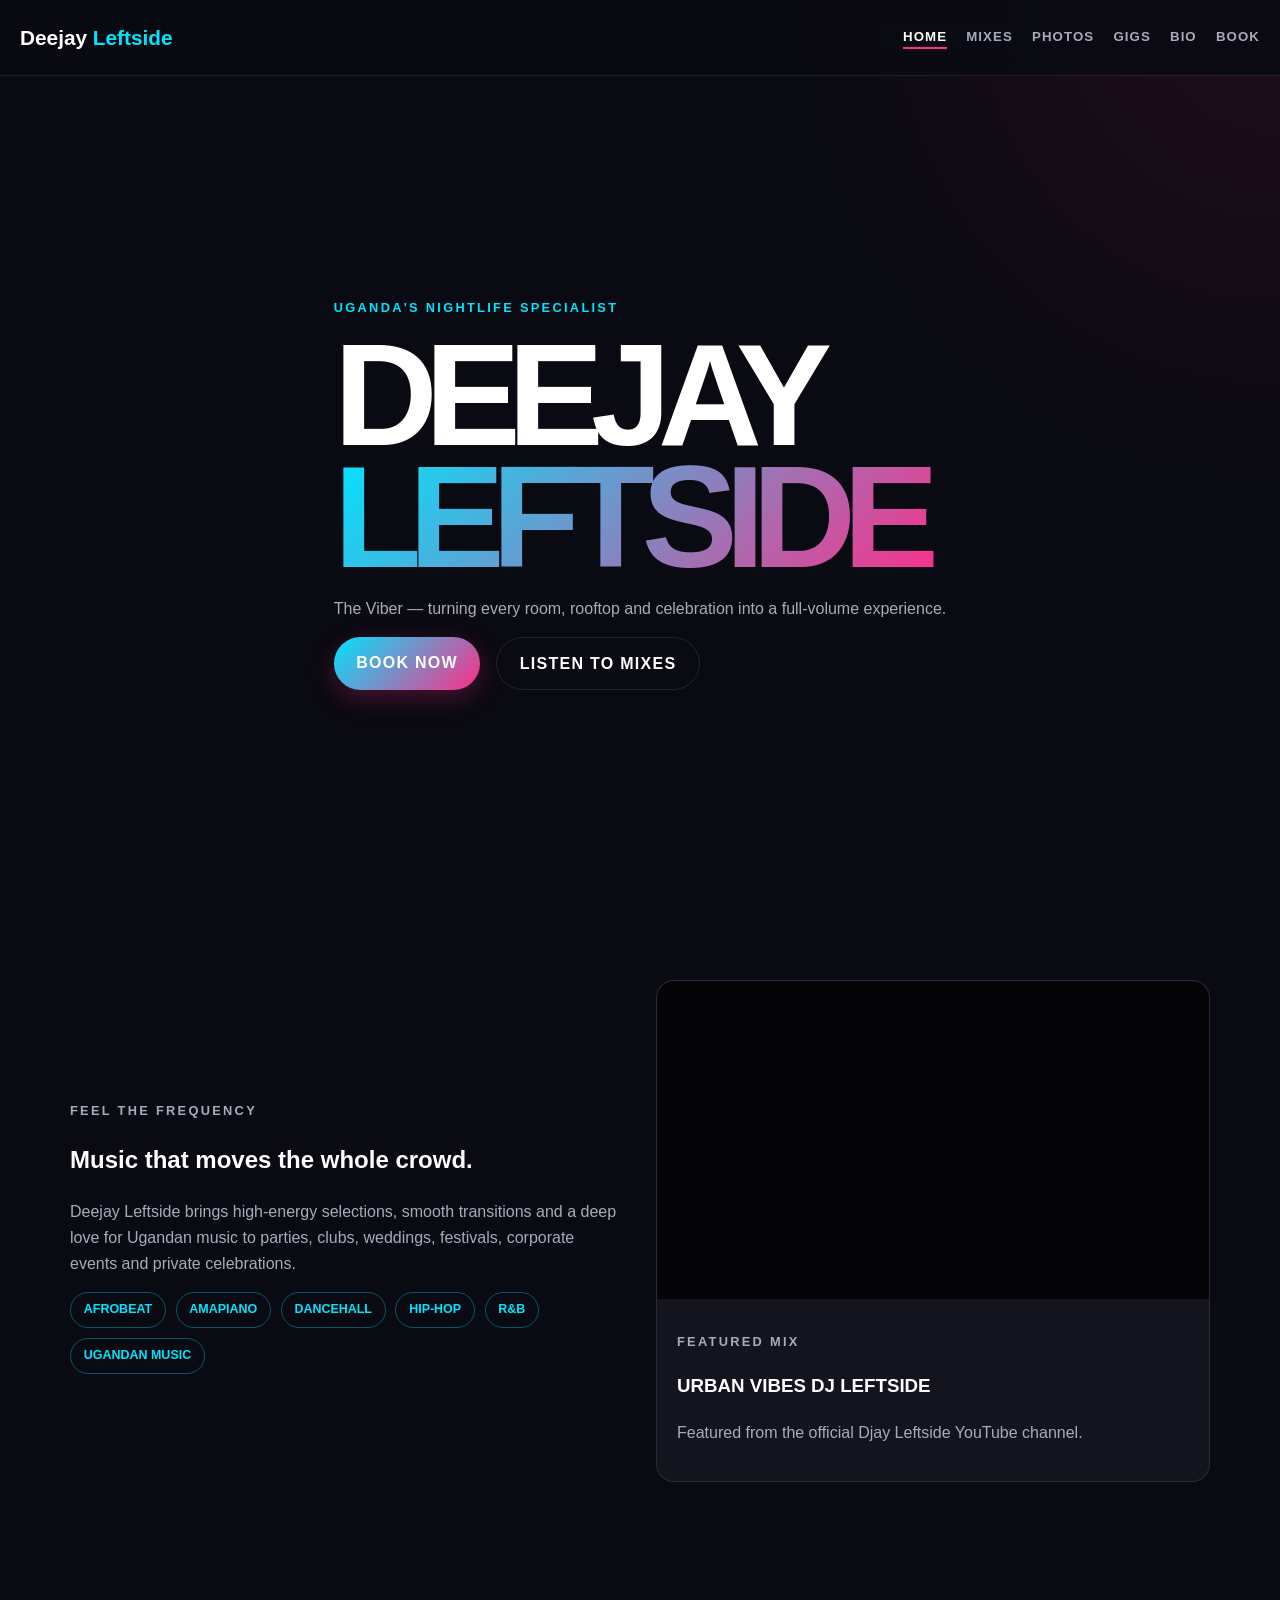
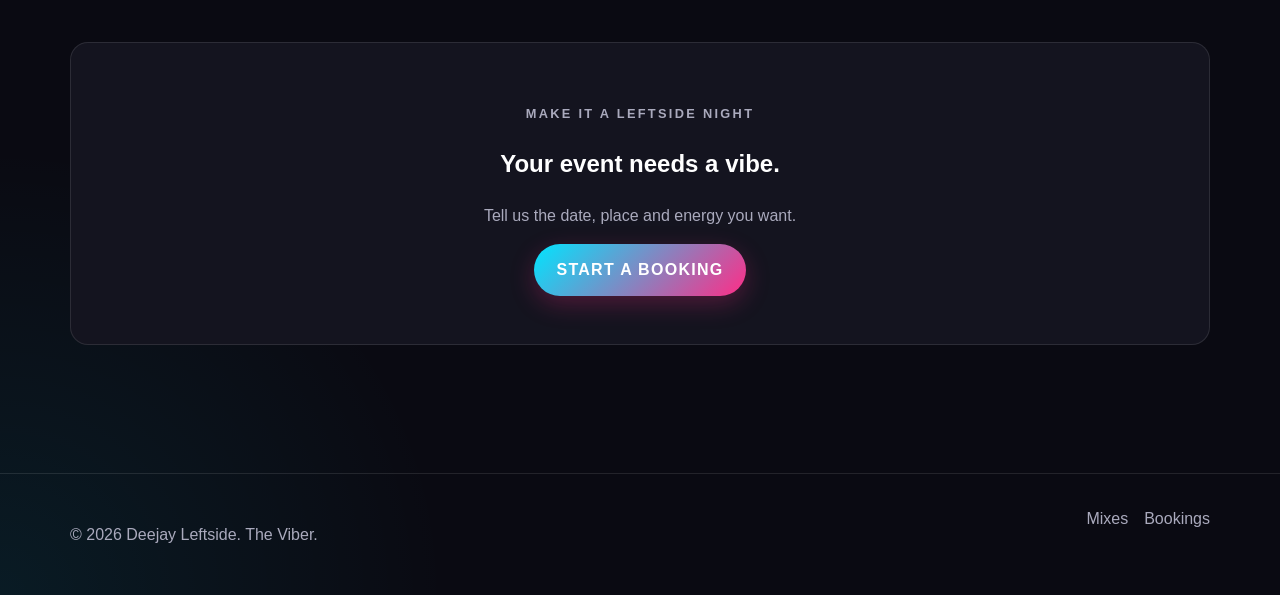
<file: index.html>
<!doctype html><html lang="en"><head><meta charset="utf-8"><meta name="viewport" content="width=device-width,initial-scale=1"><meta name="description" content="Deejay Leftside — The Viber."><title>Deejay Leftside | The Viber</title><link rel="stylesheet" href="style.css"></head><body data-page="home"><header class="site-header"><a class="logo" href="index.html">Deejay <b>Leftside</b></a><button class="menu-toggle" aria-label="Open menu" aria-expanded="false">☰</button><nav class="site-nav"><a data-page="home" href="index.html">Home</a><a data-page="mixes" href="mixes.html">Mixes</a><a data-page="photos" href="photos.html">Photos</a><a data-page="gigs" href="gigs.html">Gigs</a><a data-page="bio" href="bio.html">Bio</a><a data-page="book" href="book.html">Book</a></nav></header><main><section class="hero"><div class="container"><p class="eyebrow">Uganda's nightlife specialist</p><h1>Deejay <span>Leftside</span></h1><p class="hero-subtitle">The Viber — turning every room, rooftop and celebration into a full-volume experience.</p><div class="button-row"><a class="btn" href="book.html">Book Now</a><a class="btn btn-secondary" href="mixes.html">Listen to Mixes</a></div></div></section><section class="section"><div class="container intro-grid"><div class="intro"><p class="eyebrow">Feel the frequency</p><h2>Music that moves the whole crowd.</h2><p>Deejay Leftside brings high-energy selections, smooth transitions and a deep love for Ugandan music to parties, clubs, weddings, festivals, corporate events and private celebrations.</p><div class="genre-list"><span class="genre-tag">Afrobeat</span><span class="genre-tag">Amapiano</span><span class="genre-tag">Dancehall</span><span class="genre-tag">Hip-Hop</span><span class="genre-tag">R&B</span><span class="genre-tag">Ugandan Music</span></div></div><article class="feature-card"><div class="video-frame"><iframe src="https://www.youtube.com/embed/yMR90LHYB60" title="URBAN VIBES DJ LEFTSIDE" allowfullscreen></iframe></div><div class="card"><p class="eyebrow">Featured mix</p><h3>URBAN VIBES DJ LEFTSIDE</h3><p>Featured from the official Djay Leftside YouTube channel.</p></div></article></div></section><section class="section"><div class="container"><div class="final-cta"><p class="eyebrow">Make it a Leftside night</p><h2>Your event needs a vibe.</h2><p>Tell us the date, place and energy you want.</p><a class="btn" href="book.html">Start a Booking</a></div></div></section></main><footer class="site-footer"><div class="container footer-inner"><p>© 2026 Deejay Leftside. The Viber.</p><div class="footer-links"><a href="mixes.html">Mixes</a><a href="book.html">Bookings</a></div></div></footer><script src="script.js"></script></body></html>
</file>
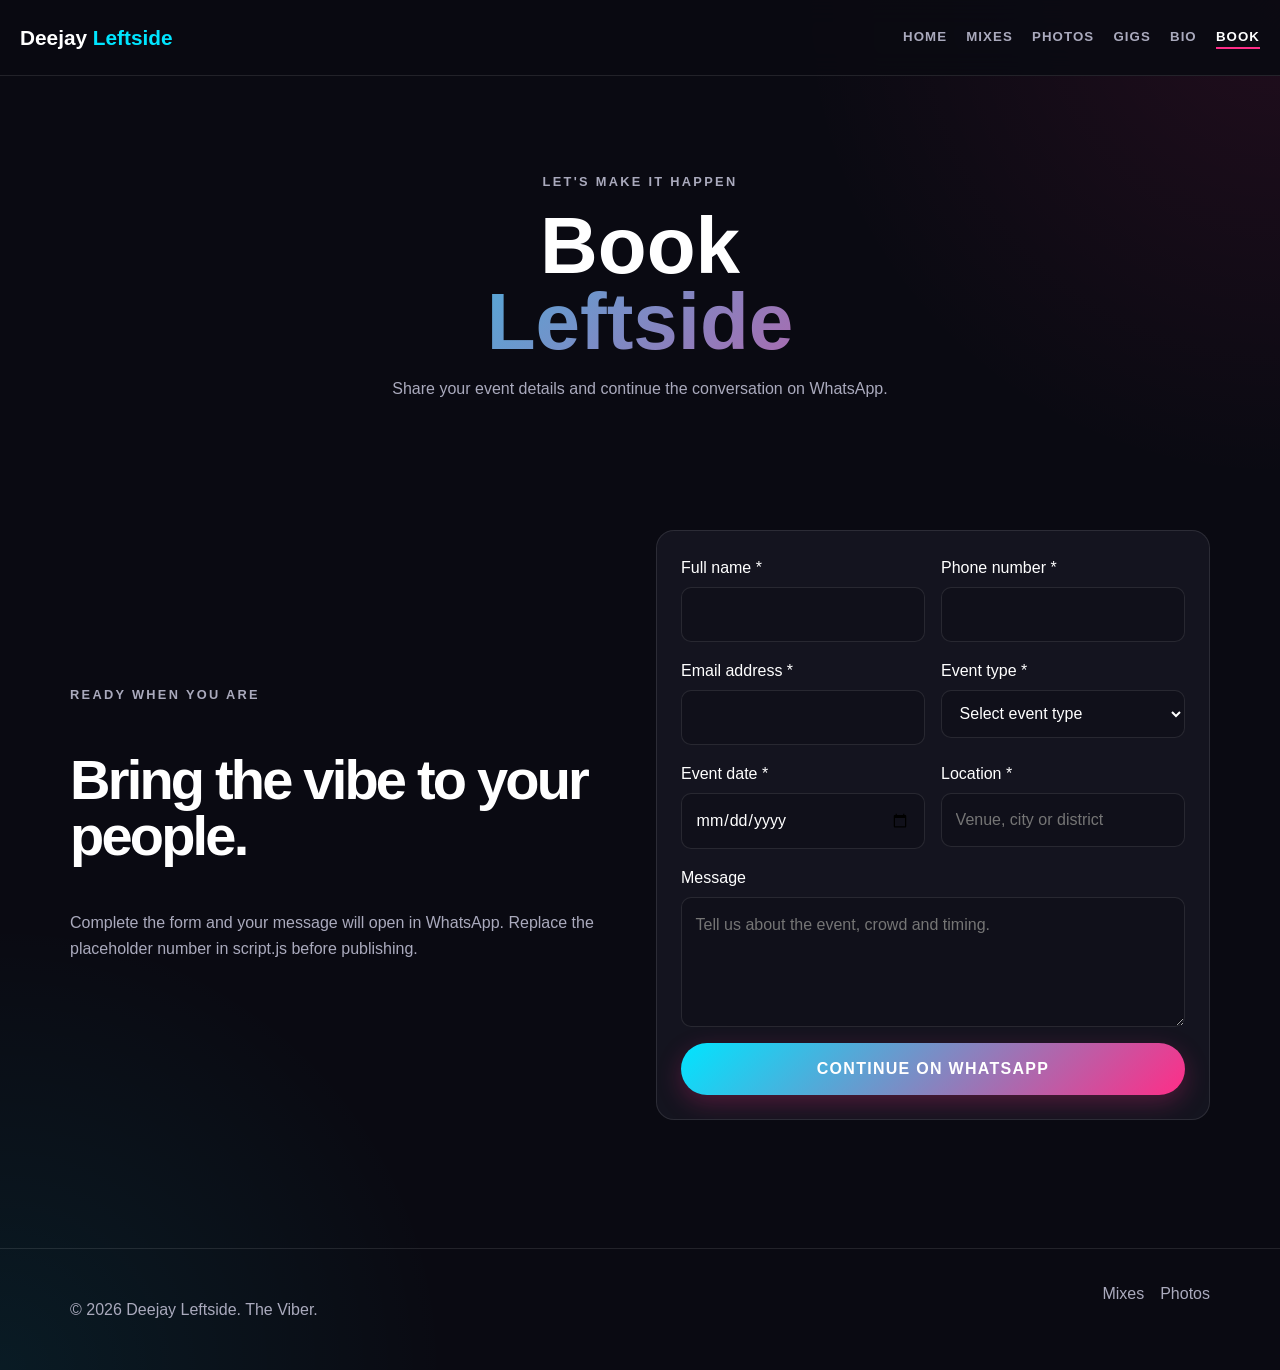
<file: book.html>
<!doctype html><html lang="en"><head><meta charset="utf-8"><meta name="viewport" content="width=device-width,initial-scale=1"><meta name="description" content="Book Deejay Leftside for your event."><title>Book | Deejay Leftside</title><link rel="stylesheet" href="style.css"></head><body data-page="book"><header class="site-header"><a class="logo" href="index.html">Deejay <b>Leftside</b></a><button class="menu-toggle" aria-label="Open menu" aria-expanded="false">☰</button><nav class="site-nav"><a data-page="home" href="index.html">Home</a><a data-page="mixes" href="mixes.html">Mixes</a><a data-page="photos" href="photos.html">Photos</a><a data-page="gigs" href="gigs.html">Gigs</a><a data-page="bio" href="bio.html">Bio</a><a data-page="book" href="book.html">Book</a></nav></header><main><section class="page-hero"><div class="container"><p class="eyebrow">Let's make it happen</p><h1>Book <span>Leftside</span></h1><p>Share your event details and continue the conversation on WhatsApp.</p></div></section><section class="section"><div class="container booking-layout"><div class="booking-intro"><p class="eyebrow">Ready when you are</p><h2>Bring the vibe to your people.</h2><p>Complete the form and your message will open in WhatsApp. Replace the placeholder number in script.js before publishing.</p></div><form class="booking-card" id="booking-form" novalidate><div class="form-grid"><div class="form-group"><label for="name">Full name *</label><input id="name" name="name" required><span class="error-message">This field is required.</span></div><div class="form-group"><label for="phone">Phone number *</label><input id="phone" name="phone" type="tel" required><span class="error-message">This field is required.</span></div><div class="form-group"><label for="email">Email address *</label><input id="email" name="email" type="email" required><span class="error-message">Enter a valid email.</span></div><div class="form-group"><label for="eventType">Event type *</label><select id="eventType" name="eventType" required><option value="">Select event type</option><option>Party</option><option>Club night</option><option>Corporate event</option><option>Wedding</option><option>Festival</option><option>Private celebration</option></select><span class="error-message">This field is required.</span></div><div class="form-group"><label for="date">Event date *</label><input id="date" name="date" type="date" required><span class="error-message">This field is required.</span></div><div class="form-group"><label for="location">Location *</label><input id="location" name="location" placeholder="Venue, city or district" required><span class="error-message">This field is required.</span></div><div class="form-group full"><label for="message">Message</label><textarea id="message" name="message" placeholder="Tell us about the event, crowd and timing."></textarea></div><div class="form-group full"><button class="btn" type="submit">Continue on WhatsApp</button></div></div></form></div></section></main><footer class="site-footer"><div class="container footer-inner"><p>© 2026 Deejay Leftside. The Viber.</p><div class="footer-links"><a href="mixes.html">Mixes</a><a href="photos.html">Photos</a></div></div></footer><script src="script.js"></script></body></html>
</file>
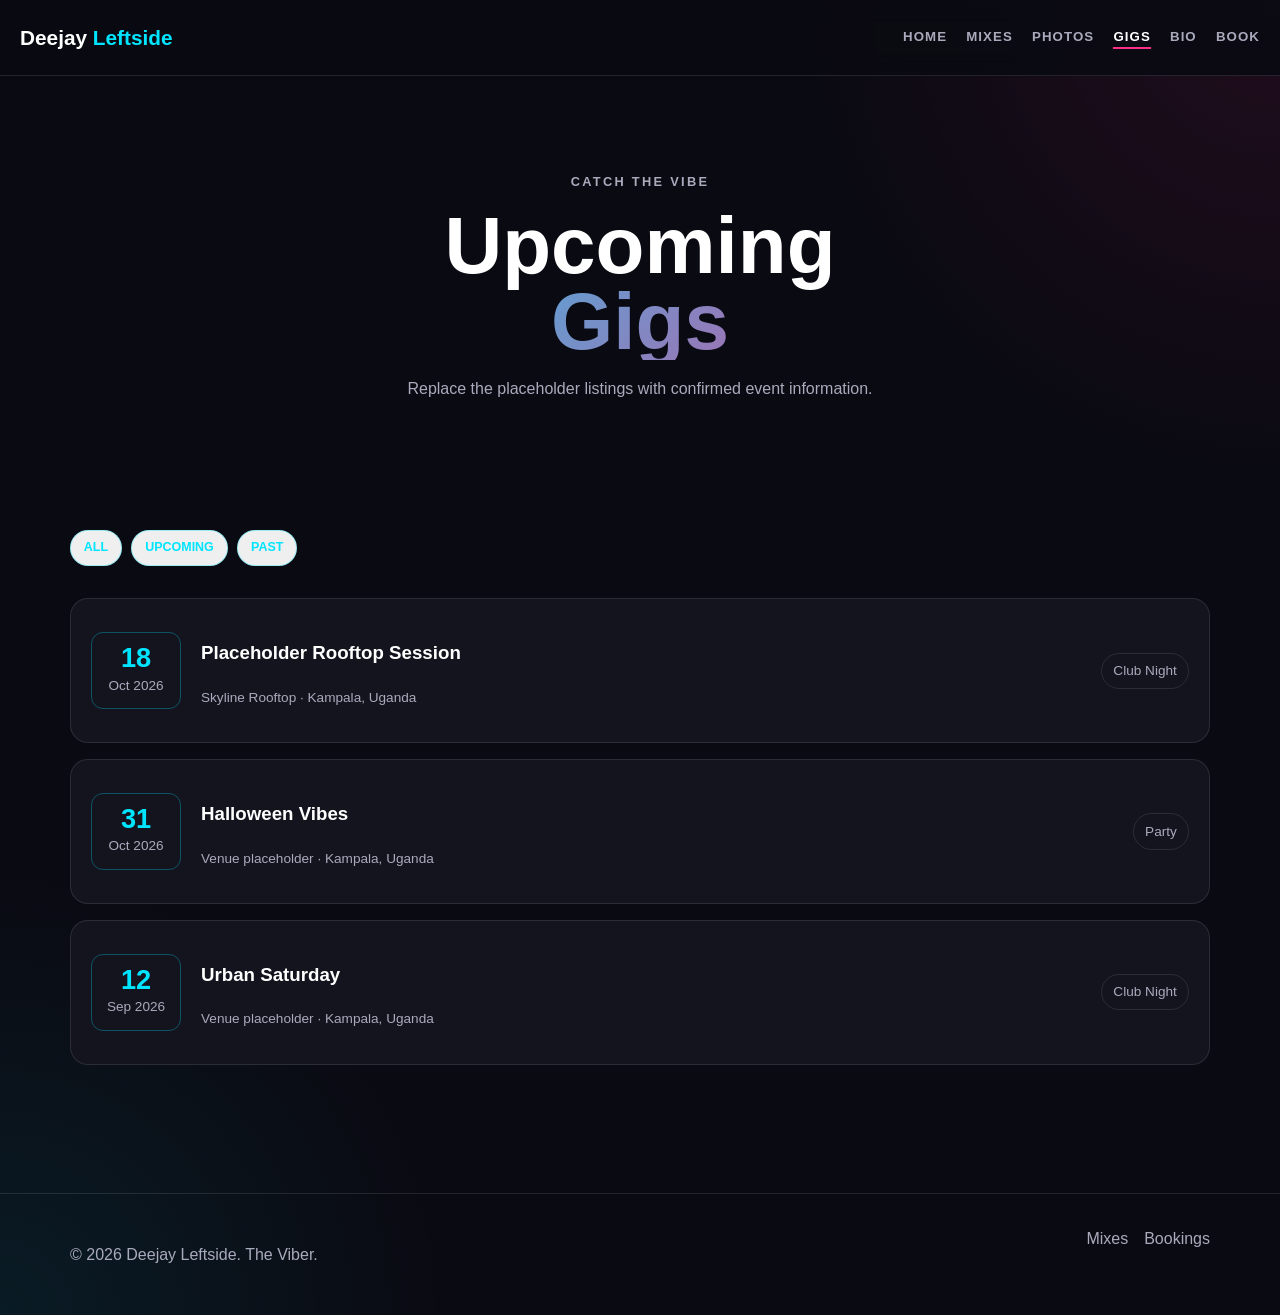
<file: gigs.html>
<!doctype html><html lang="en"><head><meta charset="utf-8"><meta name="viewport" content="width=device-width,initial-scale=1"><title>Gigs | Deejay Leftside</title><link rel="stylesheet" href="style.css"></head><body data-page="gigs"><header class="site-header"><a class="logo" href="index.html">Deejay <b>Leftside</b></a><button class="menu-toggle" aria-label="Open menu" aria-expanded="false">☰</button><nav class="site-nav"><a data-page="home" href="index.html">Home</a><a data-page="mixes" href="mixes.html">Mixes</a><a data-page="photos" href="photos.html">Photos</a><a data-page="gigs" href="gigs.html">Gigs</a><a data-page="bio" href="bio.html">Bio</a><a data-page="book" href="book.html">Book</a></nav></header><main><section class="page-hero"><div class="container"><p class="eyebrow">Catch the vibe</p><h1>Upcoming <span>Gigs</span></h1><p>Replace the placeholder listings with confirmed event information.</p></div></section><section class="section"><div class="container"><div class="filter-row"><button class="filter-btn active" data-filter="all">All</button><button class="filter-btn" data-filter="upcoming">Upcoming</button><button class="filter-btn" data-filter="past">Past</button></div><div class="gig-list"><article class="gig-card" data-status="upcoming"><div class="date-badge"><strong>18</strong><span>Oct 2026</span></div><div class="gig-info"><h3>Placeholder Rooftop Session</h3><p>Skyline Rooftop · Kampala, Uganda</p></div><span class="gig-type">Club Night</span></article><article class="gig-card" data-status="upcoming"><div class="date-badge"><strong>31</strong><span>Oct 2026</span></div><div class="gig-info"><h3>Halloween Vibes</h3><p>Venue placeholder · Kampala, Uganda</p></div><span class="gig-type">Party</span></article><article class="gig-card" data-status="past"><div class="date-badge"><strong>12</strong><span>Sep 2026</span></div><div class="gig-info"><h3>Urban Saturday</h3><p>Venue placeholder · Kampala, Uganda</p></div><span class="gig-type">Club Night</span></article></div></div></section></main><footer class="site-footer"><div class="container footer-inner"><p>© 2026 Deejay Leftside. The Viber.</p><div class="footer-links"><a href="mixes.html">Mixes</a><a href="book.html">Bookings</a></div></div></footer><script src="script.js"></script></body></html>
</file>
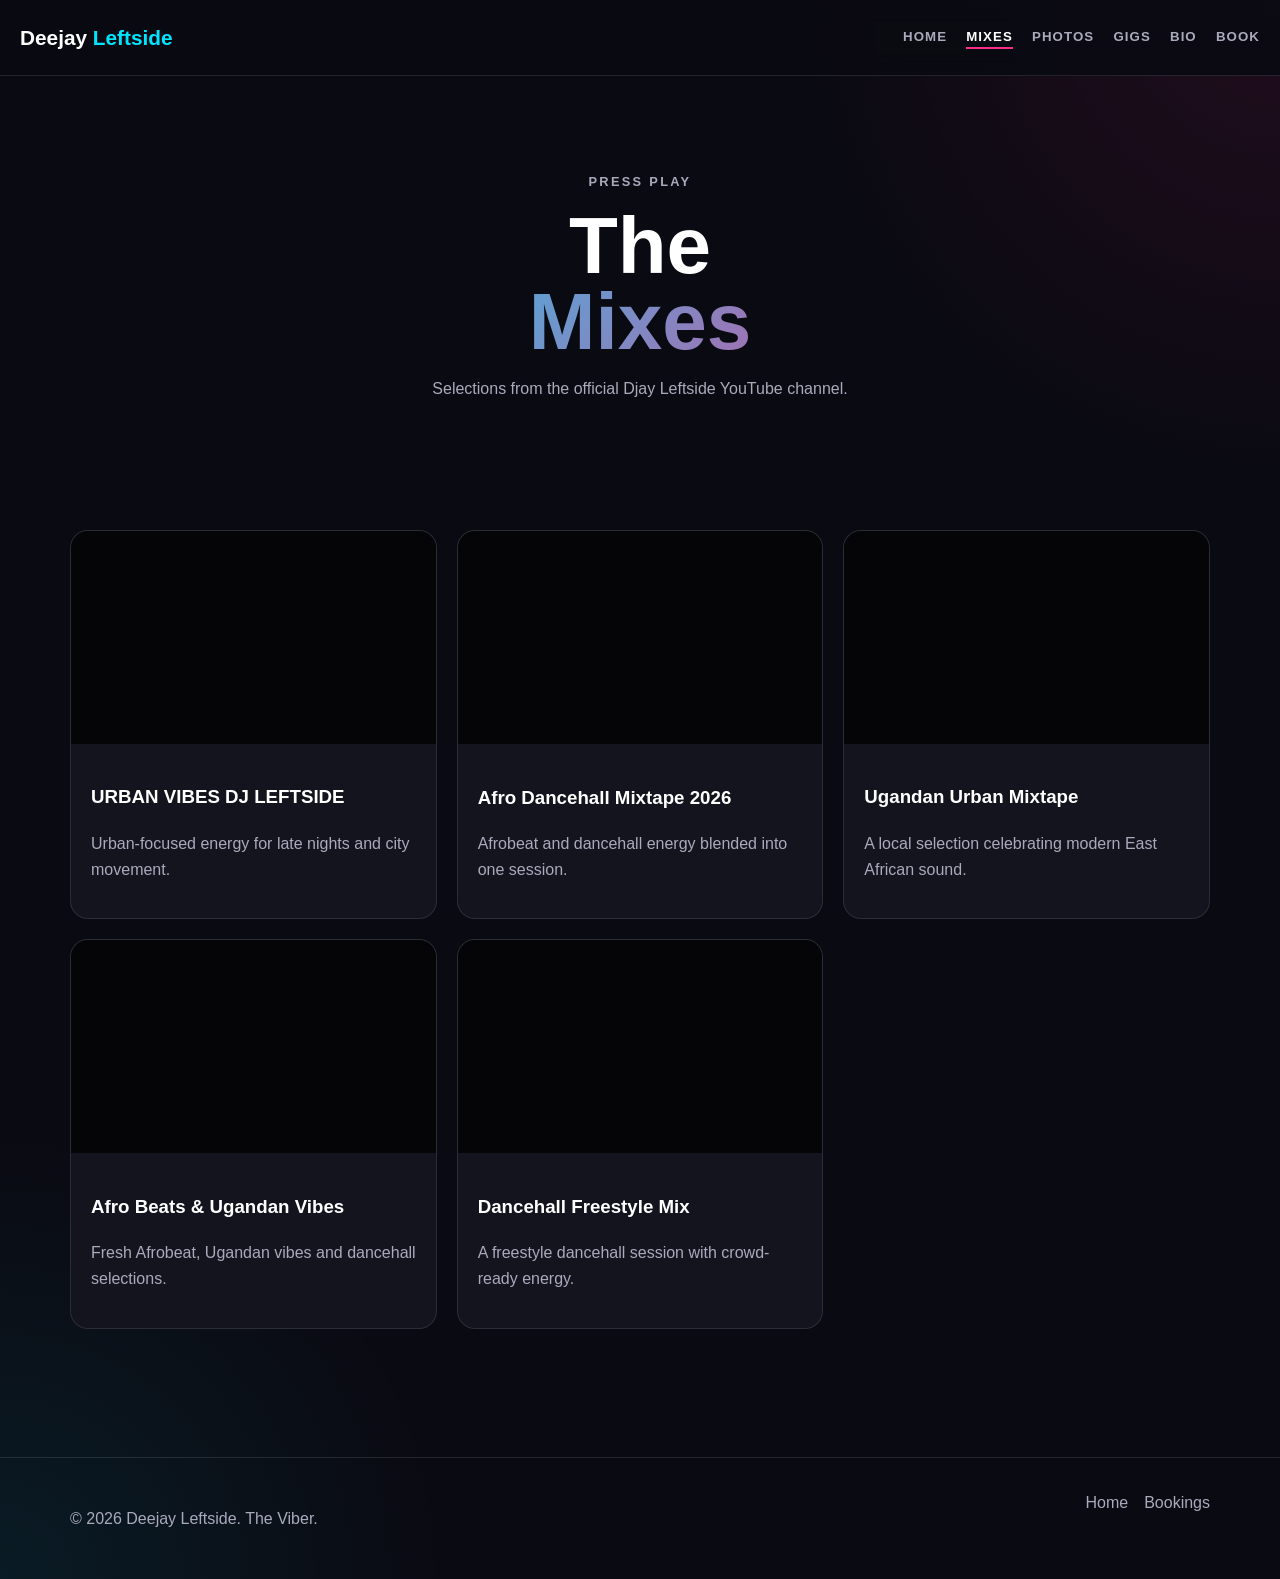
<file: mixes.html>
<!doctype html><html lang="en"><head><meta charset="utf-8"><meta name="viewport" content="width=device-width,initial-scale=1"><meta name="description" content="Deejay Leftside mixes."><title>Mixes | Deejay Leftside</title><link rel="stylesheet" href="style.css"></head><body data-page="mixes"><header class="site-header"><a class="logo" href="index.html">Deejay <b>Leftside</b></a><button class="menu-toggle" aria-label="Open menu" aria-expanded="false">☰</button><nav class="site-nav"><a data-page="home" href="index.html">Home</a><a data-page="mixes" href="mixes.html">Mixes</a><a data-page="photos" href="photos.html">Photos</a><a data-page="gigs" href="gigs.html">Gigs</a><a data-page="bio" href="bio.html">Bio</a><a data-page="book" href="book.html">Book</a></nav></header><main><section class="page-hero"><div class="container"><p class="eyebrow">Press play</p><h1>The <span>Mixes</span></h1><p>Selections from the official Djay Leftside YouTube channel.</p></div></section><section class="section"><div class="container grid mix-grid"><article class="mix-card"><div class="video-frame"><iframe src="https://www.youtube.com/embed/yMR90LHYB60" title="URBAN VIBES DJ LEFTSIDE" allowfullscreen></iframe></div><div class="card"><h3>URBAN VIBES DJ LEFTSIDE</h3><p>Urban-focused energy for late nights and city movement.</p></div></article><article class="mix-card"><div class="video-frame"><iframe src="https://www.youtube.com/embed/s5EFdQX6oyA" title="DJ Leftside Afro Dancehall Mixtape 2026" allowfullscreen></iframe></div><div class="card"><h3>Afro Dancehall Mixtape 2026</h3><p>Afrobeat and dancehall energy blended into one session.</p></div></article><article class="mix-card"><div class="video-frame"><iframe src="https://www.youtube.com/embed/ohhIebLzhjE" title="Ugandan Urban Mixtape" allowfullscreen></iframe></div><div class="card"><h3>Ugandan Urban Mixtape</h3><p>A local selection celebrating modern East African sound.</p></div></article><article class="mix-card"><div class="video-frame"><iframe src="https://www.youtube.com/embed/XA-U6rooJJE" title="Afro Beats Ugandan Vibes Dancehall Vibes" allowfullscreen></iframe></div><div class="card"><h3>Afro Beats &amp; Ugandan Vibes</h3><p>Fresh Afrobeat, Ugandan vibes and dancehall selections.</p></div></article><article class="mix-card"><div class="video-frame"><iframe src="https://www.youtube.com/embed/pwFOnc-cGdI" title="Dancehall Freestyle Mix" allowfullscreen></iframe></div><div class="card"><h3>Dancehall Freestyle Mix</h3><p>A freestyle dancehall session with crowd-ready energy.</p></div></article></div></section></main><footer class="site-footer"><div class="container footer-inner"><p>© 2026 Deejay Leftside. The Viber.</p><div class="footer-links"><a href="index.html">Home</a><a href="book.html">Bookings</a></div></div></footer><script src="script.js"></script></body></html>
</file>
<file: style.css>
:root{--bg:#0a0a12;--card:#14141f;--cyan:#00e5ff;--pink:#ff2d87;--muted:#aaaabd;--border:rgba(255,255,255,.1);--gradient:linear-gradient(135deg,var(--cyan),var(--pink))}*{box-sizing:border-box}html{scroll-behavior:smooth}body{margin:0;background:radial-gradient(circle at top right,#ff2d8718,transparent 30rem),radial-gradient(circle at bottom left,#00e5ff14,transparent 28rem),var(--bg);color:#fff;font:16px/1.6 Arial,sans-serif}a{color:inherit;text-decoration:none}img{max-width:100%;display:block}button,input,select,textarea{font:inherit}.container{max-width:1180px;margin:auto;padding:0 1.25rem}.site-header{height:76px;position:sticky;top:0;z-index:5;display:flex;align-items:center;justify-content:space-between;padding:0 1.25rem;background:#0a0a12e8;border-bottom:1px solid var(--border);backdrop-filter:blur(14px)}.logo{font-size:1.3rem;font-weight:800}.logo b{color:var(--cyan)}.site-nav{display:flex;gap:1.2rem}.site-nav a{color:var(--muted);font-size:.83rem;font-weight:700;letter-spacing:.08em;text-transform:uppercase}.site-nav a:hover,.site-nav a.active{color:#fff}.site-nav a.active{border-bottom:2px solid var(--pink)}.menu-toggle{display:none;background:transparent;border:0;color:#fff;font-size:1.5rem}.hero{min-height:calc(100vh - 76px);display:flex;align-items:center}.eyebrow{color:var(--cyan);font-size:.8rem;font-weight:800;letter-spacing:.18em;text-transform:uppercase}.hero h1{font-size:clamp(3.8rem,14vw,9rem);line-height:.85;letter-spacing:-.09em;text-transform:uppercase;margin:1rem 0}.hero h1 span,.page-hero h1 span{display:block;color:transparent;background:var(--gradient);background-clip:text}.hero-subtitle,.page-hero p,.intro p,.card p,.bio p,.booking-intro p{color:var(--muted)}.button-row{display:flex;flex-wrap:wrap;gap:1rem}.btn{display:inline-block;padding:.8rem 1.4rem;border:0;border-radius:999px;background:var(--gradient);color:#fff;font-weight:800;letter-spacing:.08em;text-transform:uppercase;box-shadow:0 8px 25px #ff2d8740}.btn-secondary{background:transparent;border:1px solid var(--border);box-shadow:none}.section{padding:5rem 0}.page-hero{text-align:center;padding:6rem 0 3rem}.page-hero h1{font-size:clamp(2.5rem,7vw,5rem);line-height:.95;margin:1rem 0}.page-hero p{max-width:650px;margin:auto}.intro-grid,.bio-layout,.booking-layout{display:grid;grid-template-columns:1fr 1fr;gap:2rem;align-items:center}.feature-card,.mix-card,.gig-card,.booking-card,.bio-card,.final-cta{background:var(--card);border:1px solid var(--border);border-radius:18px;overflow:hidden}.video-frame{aspect-ratio:16/9;background:#050508}.video-frame iframe{width:100%;height:100%;border:0}.card{padding:1.25rem}.feature-card .card,.mix-card .card{padding:1.25rem}.genre-list,.filter-row{display:flex;flex-wrap:wrap;gap:.6rem}.genre-tag,.filter-btn{border:1px solid #00e5ff59;border-radius:999px;padding:.45rem .8rem;color:var(--cyan);font-size:.78rem;font-weight:800;text-transform:uppercase}.grid{display:grid;gap:1.25rem}.mix-grid{grid-template-columns:repeat(3,1fr)}.gallery{column-count:3;column-gap:1rem}.gallery-item{display:inline-block;width:100%;margin:0 0 1rem;padding:0;border:0;border-radius:14px;overflow:hidden;background:var(--card);cursor:pointer}.gallery-item img{width:100%;transition:.3s}.gallery-item:hover img{transform:scale(1.05);filter:brightness(.7)}.lightbox{display:none;position:fixed;inset:0;z-index:10;background:#000e;align-items:center;justify-content:center;padding:1rem}.lightbox.open{display:flex}.lightbox img{max-width:95vw;max-height:88vh}.lightbox-close{position:absolute;right:1rem;top:1rem;border:0;background:none;color:#fff;font-size:2.5rem}.gig-list{display:grid;gap:1rem;margin-top:2rem}.gig-card{display:grid;grid-template-columns:90px 1fr auto;gap:1.25rem;align-items:center;padding:1.25rem}.date-badge{text-align:center;padding:.7rem;border:1px solid #00e5ff4d;border-radius:12px}.date-badge strong{display:block;color:var(--cyan);font-size:1.7rem;line-height:1}.date-badge span,.gig-info p,.gig-type{color:var(--muted);font-size:.85rem}.gig-type{border:1px solid var(--border);border-radius:999px;padding:.4rem .7rem}.bio-photo{width:100%;height:500px;object-fit:cover;border-radius:18px}.bio-card{padding:2rem}.bio-card h2,.booking-intro h2{font-size:clamp(2rem,5vw,3.5rem);line-height:1;letter-spacing:-.05em}.booking-card{padding:1.5rem}.form-grid{display:grid;grid-template-columns:1fr 1fr;gap:1rem}.form-group{display:flex;flex-direction:column;gap:.4rem}.form-group.full{grid-column:1/-1}.form-group input,.form-group select,.form-group textarea{background:#10101a;border:1px solid var(--border);border-radius:10px;color:#fff;padding:.85rem}.form-group textarea{min-height:130px;resize:vertical}.error-message{display:none;color:#ff7caf;font-size:.78rem}.error-message.visible{display:block}.invalid{border-color:var(--pink)!important}.form-status{display:none;color:var(--cyan)}.form-status.visible{display:block}.final-cta{text-align:center;padding:3rem 1.5rem}.final-cta p{color:var(--muted)}.site-footer{border-top:1px solid var(--border);padding:2rem 0;margin-top:3rem;color:var(--muted)}.footer-inner{display:flex;justify-content:space-between;gap:1rem}.footer-links{display:flex;gap:1rem}@media(max-width:900px){.mix-grid{grid-template-columns:repeat(2,1fr)}.intro-grid,.bio-layout,.booking-layout{grid-template-columns:1fr}}@media(max-width:720px){.site-header{height:68px}.menu-toggle{display:block}.site-nav{display:none;position:absolute;top:68px;left:0;right:0;flex-direction:column;padding:1rem 1.25rem;background:#0a0a12}.site-nav.open{display:flex}.hero{min-height:calc(100vh - 68px)}.mix-grid{grid-template-columns:1fr}.gallery{column-count:2}.gig-card{grid-template-columns:72px 1fr}.gig-type{grid-column:2;justify-self:start}.form-grid{grid-template-columns:1fr}.form-group.full{grid-column:auto}.footer-inner{flex-direction:column}}@media(max-width:430px){.gallery{column-count:1}}
</file>
